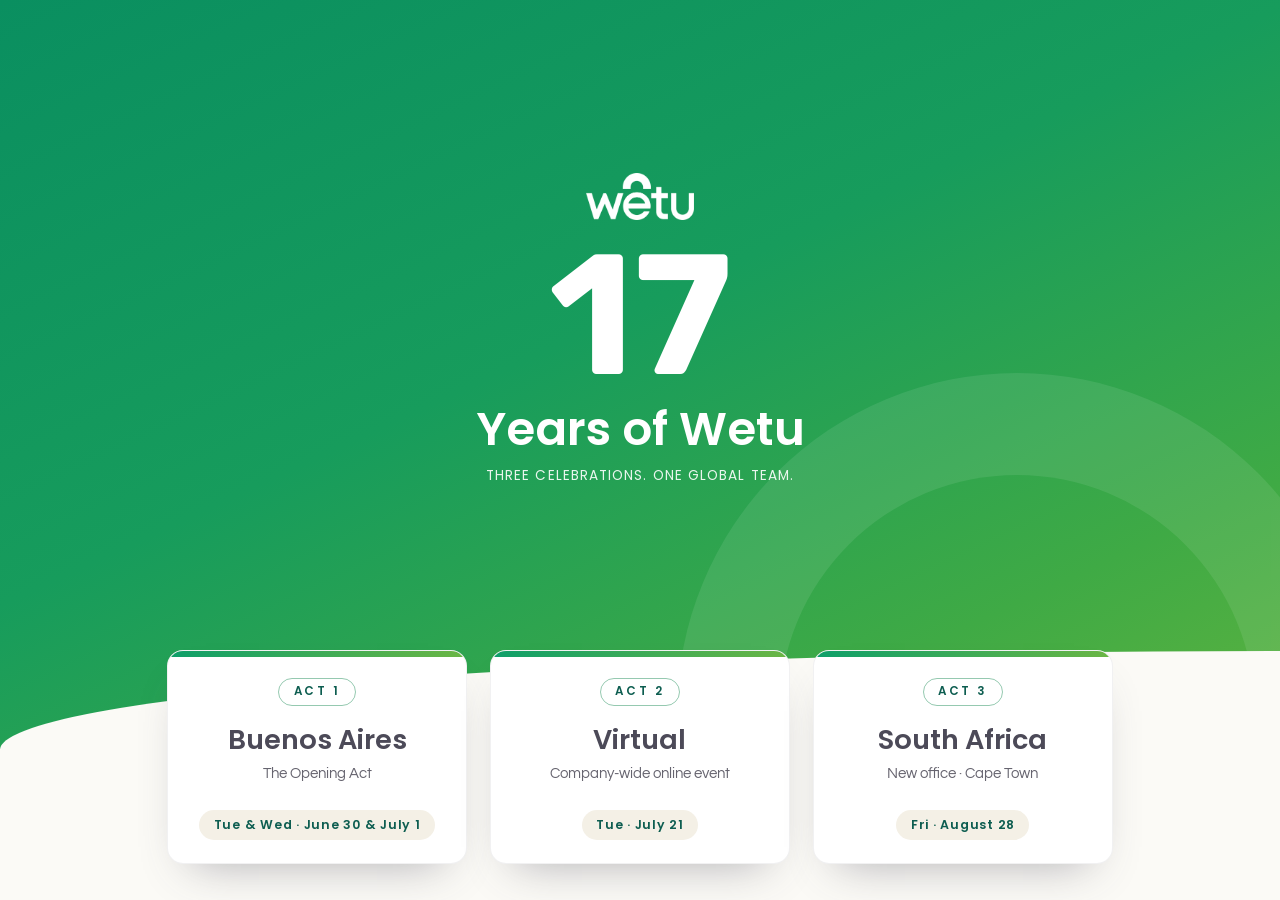
<file: index.html>
<!DOCTYPE html>
<html lang="en">
<head>
<meta charset="UTF-8">
<meta name="viewport" content="width=device-width, initial-scale=1.0">
<title>Wetu Turns 17</title>
<link rel="preconnect" href="https://fonts.googleapis.com">
<link rel="preconnect" href="https://fonts.gstatic.com" crossorigin>
<link href="https://fonts.googleapis.com/css2?family=Playfair+Display:ital,wght@0,500;0,600;0,700;1,600&family=Space+Grotesk:wght@400;500;600;700&family=Yellowtail&family=Caveat:wght@500;600;700&display=swap" rel="stylesheet">
<style>
  :root{
    --paper:#0B2A20;
    --paper-deep:#071C15;
    --ink:#F4EFE0;
    --ink-soft:#C7D0C3;
    --rust:#D9AF52;
    --petrol:#8FC9A8;
    --marigold:#E8C071;
    --sage:#8FAE55;
    --curtain:#7A1424;
    --curtain-deep:#3E0913;
    --curtain-light:#9C1D2E;
    --card-shadow: 0 18px 40px -18px rgba(0,0,0,0.6);
  }
  *{box-sizing:border-box;}
  html{scroll-behavior:smooth;}
  body{
    margin:0;
    background:var(--paper);
    color:var(--ink);
    font-family:'Space Grotesk', sans-serif;
    overflow-x:hidden;
  }
  ::selection{background:var(--marigold); color:var(--ink);}

  .grain{
    position:fixed; inset:0; pointer-events:none; z-index:1; opacity:.35; mix-blend-mode:screen;
    background-image:
      radial-gradient(1.5px 1.5px at 10% 20%, rgba(232,192,113,0.5), transparent),
      radial-gradient(1.5px 1.5px at 80% 10%, rgba(232,192,113,0.4), transparent),
      radial-gradient(1px 1px at 40% 70%, rgba(232,192,113,0.35), transparent),
      radial-gradient(1.5px 1.5px at 65% 45%, rgba(232,192,113,0.3), transparent),
      radial-gradient(1px 1px at 25% 85%, rgba(232,192,113,0.4), transparent),
      radial-gradient(1.5px 1.5px at 90% 65%, rgba(232,192,113,0.3), transparent);
    background-size: 100% 100%;
  }

  h1,h2,h3{font-family:'Playfair Display', serif; margin:0; font-weight:500;}
  .tag{
    font-family:'Caveat', cursive;
    font-weight:600;
    color:var(--rust);
    display:inline-block;
    transform:rotate(-3deg);
  }

  /* ---------- CURTAIN INTRO (click-to-open) ---------- */
  .curtain-overlay{
    position:fixed;
    inset:0;
    z-index:200;
    display:flex;
    cursor:pointer;
  }
  .curtain-overlay.opening{ cursor:default; }
  .curtain-panel{
    width:50%;
    height:100%;
    position:relative;
    background:
      radial-gradient(60% 45% at 50% 0%, rgba(255,255,255,0.10), transparent 70%),
      repeating-linear-gradient(90deg,
        rgba(255,255,255,0.10) 0px,
        rgba(255,255,255,0.03) 10px,
        rgba(0,0,0,0.10) 22px,
        rgba(0,0,0,0.22) 32px,
        rgba(0,0,0,0.10) 42px,
        rgba(255,255,255,0.03) 54px,
        rgba(255,255,255,0.10) 64px
      ),
      linear-gradient(180deg, var(--curtain-light) 0%, var(--curtain) 40%, var(--curtain-deep) 100%);
    box-shadow: inset -40px 0 90px rgba(0,0,0,0.55), inset 0 -60px 120px rgba(0,0,0,0.45);
    transition: transform 2.4s cubic-bezier(.65,0,.35,1);
    will-change: transform;
  }
  .curtain-panel.right{
    box-shadow: inset 40px 0 90px rgba(0,0,0,0.55), inset 0 -60px 120px rgba(0,0,0,0.45);
  }
  .curtain-overlay.opening .curtain-panel.left{ transform:translateX(-102%); }
  .curtain-overlay.opening .curtain-panel.right{ transform:translateX(102%); }
  .curtain-panel:before{
    content:"";
    position:absolute;
    top:0; bottom:0;
    width:18px;
    background:linear-gradient(90deg, rgba(232,192,113,0.75), rgba(232,192,113,0.05));
    z-index:2;
  }
  .curtain-panel.left:before{ right:0; }
  .curtain-panel.right:before{ left:0; }
  .curtain-panel:after{
    content:"";
    position:absolute;
    top:0; left:0; right:0; height:70px;
    background:linear-gradient(180deg, rgba(0,0,0,0.4), transparent);
  }
  .curtain-hint{
    position:fixed;
    inset:0;
    z-index:201;
    display:flex;
    flex-direction:column;
    align-items:center;
    justify-content:center;
    text-align:center;
    pointer-events:none;
    transition:opacity .6s ease;
  }
  .curtain-overlay.opening ~ .curtain-hint, .curtain-hint.hidden{
    opacity:0;
  }
  .curtain-hint .ring{
    width:64px; height:64px;
    border-radius:50%;
    border:1.5px solid rgba(232,192,113,0.65);
    display:flex; align-items:center; justify-content:center;
    margin-bottom:1rem;
    animation:pulseRing 2s ease-in-out infinite;
  }
  .curtain-hint .ring svg{ width:22px; height:22px; }
  @keyframes pulseRing{
    0%,100%{ box-shadow:0 0 0 0 rgba(232,192,113,0.35); }
    50%{ box-shadow:0 0 0 10px rgba(232,192,113,0); }
  }
  .curtain-hint .txt{
    font-family:'Yellowtail', cursive;
    font-size:clamp(1.6rem, 3.4vw, 2.2rem);
    color:#F4EFE0;
  }

  /* ---------- HERO ---------- */
  .hero{
    min-height:100svh;
    display:flex;
    flex-direction:column;
    align-items:center;
    justify-content:center;
    text-align:center;
    padding:8vh 6vw 10vh;
    position:relative;
    background:
      radial-gradient(ellipse at 20% 15%, rgba(226,162,59,0.20), transparent 55%),
      radial-gradient(ellipse at 85% 80%, rgba(40,69,79,0.18), transparent 55%),
      var(--paper);
  }
  .act-ribbon{
    display:inline-block;
    background:linear-gradient(180deg, var(--curtain), var(--curtain-deep));
    color:var(--rust);
    font-family:'Space Grotesk';
    font-weight:700;
    font-size:.95rem;
    letter-spacing:.22em;
    padding:.55rem 1.6rem;
    border:1px solid rgba(217,175,82,0.5);
    border-radius:2px;
    margin-bottom:1.4rem;
    box-shadow:0 8px 20px -8px rgba(0,0,0,0.5);
  }
  .hero .eyebrow{
    font-family:'Caveat', cursive;
    font-weight:700;
    font-size:clamp(2rem, 4.4vw, 3.2rem);
    color:var(--petrol);
    letter-spacing:.02em;
    margin-bottom:.6rem;
    transform:rotate(-2deg);
  }
  .hero h1{
    font-size:clamp(2.4rem, 6.4vw, 5rem);
    line-height:1.05;
    max-width:19ch;
    letter-spacing:-0.01em;
  }
  .hero h1 em{
    font-style:italic;
    color:var(--rust);
  }
  .hero p.sub{
    max-width:48ch;
    margin:1.6rem auto 0;
    font-size:clamp(1rem, 1.6vw, 1.2rem);
    color:var(--ink-soft);
    line-height:1.6;
  }
  .hero .date-strip{
    margin-top:2.2rem;
    display:flex;
    gap:.9rem;
    flex-wrap:wrap;
    justify-content:center;
  }
  .date-strip span{
    font-family:'Space Grotesk';
    font-size:.78rem;
    letter-spacing:.14em;
    text-transform:uppercase;
    padding:.5rem 1rem;
    border:1px solid rgba(244,239,224,0.28);
    border-radius:999px;
    color:var(--ink-soft);
  }
  .scroll-cue{
    position:absolute;
    bottom:5vh;
    font-family:'Caveat', cursive;
    font-size:1.15rem;
    color:var(--ink-soft);
    display:flex;
    flex-direction:column;
    align-items:center;
    gap:.3rem;
    animation:bob 2.4s ease-in-out infinite;
  }
  @keyframes bob{0%,100%{transform:translateY(0);}50%{transform:translateY(8px);}}

  /* ---------- CHAPTER DIVIDER ---------- */
  .chapter{
    position:sticky;
    top:0;
    z-index:5;
    padding:2.2rem 6vw 1.6rem;
    background:linear-gradient(var(--paper) 78%, transparent);
  }
  .chapter .num{
    font-family:'Caveat', cursive;
    font-size:1rem;
    color:var(--rust);
    letter-spacing:.05em;
    text-transform:uppercase;
  }
  .chapter h2{
    font-size:clamp(1.9rem, 4.2vw, 3rem);
    margin-top:.15rem;
  }
  .chapter .rule{
    margin-top:1rem;
    height:2px;
    width:100%;
    background:repeating-linear-gradient(90deg, var(--ink) 0 10px, transparent 10px 18px);
    opacity:.25;
  }

  /* ---------- STOP / SECTION ---------- */
  .stop{
    padding:2rem 6vw 5rem;
    max-width:1180px;
    margin:0 auto;
    position:relative;
    z-index:2;
  }
  .stop .stop-head{
    max-width:60ch;
    margin-bottom:2.4rem;
  }
  .stop .stop-head .loc{
    font-family:'Caveat', cursive;
    font-size:1.35rem;
    color:var(--petrol);
    transform:rotate(-2deg);
    display:inline-block;
  }
  .stop .stop-head h3{
    font-size:clamp(1.5rem, 3vw, 2.3rem);
    margin-top:.2rem;
  }
  .stop .stop-head p{
    margin-top:.9rem;
    color:var(--ink-soft);
    line-height:1.7;
    font-size:1.02rem;
  }

  /* polaroid gallery */
  .gallery{
    display:flex;
    flex-wrap:wrap;
    gap:2.4rem 2rem;
    align-items:flex-start;
    justify-content:flex-start;
  }
  .polaroid{
    background:#fdfbf6;
    padding:.9rem .9rem 2.6rem;
    box-shadow:var(--card-shadow);
    width:290px;
    max-width:78vw;
    position:relative;
    transition:transform .35s ease, box-shadow .35s ease;
  }
  .polaroid:hover{
    transform:translateY(-6px) rotate(0deg) !important;
    z-index:10;
    box-shadow:0 26px 50px -16px rgba(38,34,29,0.55);
  }
  .polaroid img, .polaroid video{
    width:100%;
    display:block;
    object-fit:cover;
    aspect-ratio:4/5;
    background:#ddd;
    cursor:zoom-in;
  }
  .featured video{
    cursor:zoom-in;
  }

  /* ---------- LIGHTBOX ---------- */
  .lightbox{
    position:fixed;
    inset:0;
    z-index:100;
    background:rgba(20,17,13,0.92);
    display:none;
    align-items:center;
    justify-content:center;
    padding:5vh 4vw;
  }
  .lightbox.open{ display:flex; }
  .lightbox .lb-content{
    max-width:min(94vw, 1100px);
    max-height:90vh;
  }
  .lightbox img, .lightbox video{
    display:block;
    max-width:100%;
    max-height:90vh;
    box-shadow:0 30px 70px -20px rgba(0,0,0,0.6);
  }
  .lightbox .lb-close{
    position:fixed;
    top:24px; right:28px;
    width:44px; height:44px;
    border-radius:50%;
    border:1px solid rgba(242,236,225,0.35);
    background:rgba(242,236,225,0.08);
    color:var(--paper);
    font-family:'Space Grotesk';
    font-size:1.4rem;
    line-height:1;
    cursor:pointer;
  }
  .lightbox .lb-close:hover{ background:rgba(242,236,225,0.18); }
  .polaroid figcaption{
    font-family:'Caveat', cursive;
    font-size:1.3rem;
    color:#2A241C;
    text-align:center;
    position:absolute;
    bottom:.55rem;
    left:0; right:0;
  }
  .polaroid.r1{transform:rotate(-4deg);}
  .polaroid.r2{transform:rotate(3deg);}
  .polaroid.r3{transform:rotate(-2deg);}
  .polaroid.r4{transform:rotate(5deg);}
  .polaroid.r5{transform:rotate(-5deg);}
  .polaroid.r6{transform:rotate(2deg);}
  .polaroid .pin{
    position:absolute;
    top:-10px; left:50%;
    transform:translateX(-50%);
    width:16px; height:16px;
    border-radius:50%;
    background:radial-gradient(circle at 35% 30%, #fff, var(--rust) 60%, #7a2416 100%);
    box-shadow:0 3px 6px rgba(0,0,0,.35);
  }
  .polaroid.tape:before{
    content:"";
    position:absolute;
    top:-14px; left:50%;
    transform:translateX(-50%) rotate(-2deg);
    width:70px; height:26px;
    background:rgba(230,220,190,0.75);
    border:1px solid rgba(0,0,0,0.05);
  }

  /* ---------- CLOSING ---------- */
  .closing{
    padding:9vh 6vw 12vh;
    text-align:center;
    background:
      linear-gradient(180deg, rgba(18,80,59,0) 0%, rgba(18,80,59,0.35) 100%),
      var(--paper-deep);
    color:var(--ink);
    position:relative;
    z-index:2;
    overflow:hidden;
  }
  .closing:before, .closing:after{
    content:"";
    position:absolute;
    top:0; bottom:0;
    width:min(14vw, 160px);
    background:
      repeating-linear-gradient(90deg,
        rgba(255,255,255,0.04) 0px, rgba(255,255,255,0.04) 2px,
        transparent 2px, transparent 22px),
      linear-gradient(180deg, var(--curtain) 0%, var(--curtain-deep) 80%);
    opacity:.9;
  }
  .closing:before{ left:0; box-shadow: inset -16px 0 40px rgba(0,0,0,0.5); }
  .closing:after{ right:0; box-shadow: inset 16px 0 40px rgba(0,0,0,0.5); }
  .closing h2{
    font-size:clamp(2rem, 5vw, 3.2rem);
    color:var(--ink);
    max-width:20ch;
    margin:0 auto;
    position:relative;
    z-index:2;
  }
  .closing p{
    max-width:50ch;
    margin:1.4rem auto 0;
    line-height:1.7;
    color:var(--ink-soft);
    font-size:1.05rem;
    position:relative;
    z-index:2;
  }
  .closing .sign{
    margin-top:2.2rem;
    font-family:'Caveat', cursive;
    font-size:1.6rem;
    color:var(--marigold);
    position:relative;
    z-index:2;
  }
  .closing .act2-teaser{
    margin-top:3.4rem;
    padding-top:2.6rem;
    border-top:1px solid rgba(217,175,82,0.25);
    position:relative;
    z-index:2;
  }
  .closing .act2-label{
    display:inline-block;
    font-family:'Space Grotesk';
    font-weight:700;
    font-size:.85rem;
    letter-spacing:.22em;
    color:var(--rust);
    border:1px solid rgba(217,175,82,0.5);
    padding:.45rem 1.3rem;
    border-radius:2px;
    margin-bottom:1rem;
  }
  .closing .act2-line{
    font-family:'Yellowtail', cursive;
    font-size:clamp(1.8rem, 4vw, 2.6rem);
    color:var(--rust);
    line-height:1.3;
  }
  .closing .act2-title{
    font-family:'Playfair Display', serif;
    font-weight:600;
    font-size:clamp(1.5rem, 3vw, 2.1rem);
    color:var(--ink);
    margin-top:.3rem;
  }
  .closing .act2-detail{
    margin-top:1.6rem;
    display:flex;
    align-items:center;
    justify-content:center;
    gap:.6rem;
    color:var(--sage);
    font-family:'Space Grotesk';
    font-weight:600;
    font-size:.95rem;
    letter-spacing:.04em;
  }
  .closing .act2-detail svg{ width:20px; height:20px; flex-shrink:0; }
  .closing .act2-note{
    margin-top:1.6rem;
    font-family:'Caveat', cursive;
    font-size:1.3rem;
    color:var(--ink-soft);
  }
  .closing .wetu-mark{
    margin-top:3rem;
    font-family:'Caveat', cursive;
    font-size:1.1rem;
    letter-spacing:.05em;
    color:rgba(242,236,225,0.55);
  }

  .featured{
    margin-top:2.6rem;
    max-width:820px;
  }
  .featured .frame{
    background:#fdfbf6;
    padding:.9rem .9rem 2.4rem;
    box-shadow:var(--card-shadow);
    transform:rotate(-1.2deg);
  }
  .featured video{
    width:100%;
    display:block;
    aspect-ratio:16/9;
    background:#ddd;
  }
  .featured figcaption{
    font-family:'Caveat', cursive;
    font-size:1.4rem;
    text-align:center;
    margin-top:.5rem;
    color:var(--ink);
  }

  @media (min-width:980px){
    .stop{
      display:grid;
      grid-template-columns: 300px 1fr;
      gap:2rem 4rem;
      max-width:1320px;
      padding-top:1.5rem;
      padding-bottom:6rem;
    }
    .stop .stop-head{
      margin-bottom:0;
      position:sticky;
      top:140px;
      align-self:start;
    }
    .stop-content{
      display:flex;
      flex-direction:column;
      gap:2.6rem;
    }
    .gallery{
      display:grid;
      grid-template-columns: repeat(auto-fill, minmax(230px, 1fr));
      gap:3rem 2.2rem;
    }
    .polaroid{
      width:100%;
      max-width:none;
    }
    .chapter{
      max-width:1320px;
      margin:0 auto;
      left:0; right:0;
    }
    .hero h1{ max-width:22ch; }
  }

  @media (max-width:640px){
    .gallery{gap:1.8rem 1.2rem;}
    .polaroid{width:76vw;}
    .stop{padding:1.4rem 6vw 3.4rem;}
  }

  /* =========================================================
     ACT 2 + ACT 3
     Added after the original ACT 1. ACT 1 above is untouched.
     ========================================================= */

  .new-act{
    position:relative;
    z-index:2;
    overflow:hidden;
    border-top:1px solid rgba(217,175,82,.18);
  }

  .new-act-intro{
    min-height:72vh;
    padding:9vh 6vw 8vh;
    display:flex;
    flex-direction:column;
    justify-content:center;
    max-width:1320px;
    margin:0 auto;
  }

  .new-act-intro .act-label{
    font-family:'Caveat', cursive;
    color:var(--rust);
    font-size:1.25rem;
    transform:rotate(-3deg);
    display:inline-block;
    margin-bottom:.5rem;
  }

  .new-act-intro h2{
    font-size:clamp(3rem, 8vw, 7rem);
    line-height:.95;
    max-width:9ch;
    letter-spacing:-.03em;
  }

  .new-act-intro .short-line{
    margin-top:1.5rem;
    color:var(--ink-soft);
    font-size:clamp(1rem, 2vw, 1.2rem);
    letter-spacing:.08em;
    text-transform:uppercase;
  }

  /* ACT 2 — virtual */
  .virtual-act{
    background:
      radial-gradient(circle at 15% 30%, rgba(143,201,168,.10), transparent 35%),
      radial-gradient(circle at 85% 70%, rgba(217,175,82,.08), transparent 35%),
      var(--paper-deep);
  }

  .virtual-inner{
    max-width:1180px;
    margin:0 auto;
    padding:0 6vw 10vh;
  }

  .virtual-gallery{
    display:grid;
    grid-template-columns:1.15fr .85fr;
    gap:2rem;
    align-items:center;
  }

  .virtual-photo{
    background:#fdfbf6;
    padding:.7rem .7rem 2rem;
    box-shadow:var(--card-shadow);
    transform:rotate(-1.5deg);
  }

  .virtual-photo:nth-child(2){transform:rotate(2deg);}
  .virtual-photo:nth-child(3){
    transform:rotate(-2deg);
    grid-column:2;
  }

  .virtual-photo img{
    width:100%;
    display:block;
    aspect-ratio:16/10;
    object-fit:cover;
    background:#17372c;
  }

  .virtual-note{
    margin-top:2.5rem;
    text-align:center;
    font-family:'Caveat',cursive;
    color:var(--rust);
    font-size:clamp(1.7rem,4vw,2.8rem);
    transform:rotate(-2deg);
  }

  /* ACT 3 — South Africa */
  .south-africa-act{
    background:#071C15;
  }

  .sa-intro{
    min-height:82vh;
    max-width:1320px;
    margin:0 auto;
    padding:9vh 6vw 6vh;
    display:flex;
    flex-direction:column;
    justify-content:center;
  }

  .sa-intro .act-label{
    font-family:'Caveat', cursive;
    color:var(--rust);
    font-size:1.4rem;
    transform:rotate(-3deg);
    display:inline-block;
    margin-bottom:.5rem;
  }

  .sa-intro .highlight-line{
    margin-top:.6rem;
    font-family:'Yellowtail', cursive;
    color:var(--rust);
    font-size:clamp(1.6rem, 3.4vw, 2.4rem);
  }

  .sa-intro h2{
    font-size:clamp(3.4rem,8.5vw,7.5rem);
    line-height:.95;
    max-width:10ch;
  }

  .sa-intro .location{
    margin-top:1.4rem;
    color:var(--ink-soft);
    font-size:.85rem;
    letter-spacing:.2em;
    text-transform:uppercase;
  }

  .sa-media{
    max-width:1320px;
    margin:0 auto;
    padding:0 6vw 11vh;
    display:grid;
    grid-template-columns:repeat(12,1fr);
    gap:1.5rem;
    align-items:start;
  }

  .sa-card{
    position:relative;
    background:#fdfbf6;
    padding:.65rem .65rem 1.7rem;
    box-shadow:var(--card-shadow);
  }

  .sa-card img,
  .sa-card video{
    width:100%;
    display:block;
    aspect-ratio:4/3;
    object-fit:cover;
    background:#172e25;
  }

  .sa-card:nth-child(1){grid-column:span 7; transform:rotate(-1.2deg);}
  .sa-card:nth-child(2){grid-column:span 5; transform:rotate(1.8deg); margin-top:4rem;}
  .sa-card:nth-child(3){grid-column:span 5; transform:rotate(-1.8deg); margin-top:-1rem;}
  .sa-card:nth-child(4){grid-column:span 7; transform:rotate(1deg); margin-top:3rem;}
  .sa-card:nth-child(5){grid-column:span 6; margin-left:8%; transform:rotate(-1deg);}
  .sa-card:nth-child(6){grid-column:span 6; margin-top:5rem; transform:rotate(1.5deg);}

  .sa-card figcaption{
    color:#2A241C;
    font-family:'Caveat',cursive;
    font-size:1.25rem;
    text-align:center;
    position:absolute;
    bottom:.25rem;
    left:0;
    right:0;
  }

  .sa-video{
    cursor:zoom-in;
  }

  .final-anniversary{
    text-align:center;
    padding:10vh 6vw 14vh;
    background:
      radial-gradient(circle at center, rgba(217,175,82,.10), transparent 50%),
      var(--paper);
  }

  .final-anniversary .big-number{
    font-family:'Playfair Display',serif;
    font-size:clamp(6rem,18vw,15rem);
    line-height:.8;
    color:var(--rust);
    opacity:.95;
  }

  .final-anniversary h2{
    margin-top:1.5rem;
    font-size:clamp(2rem,5vw,4rem);
  }

  .final-anniversary p{
    margin:1rem auto 0;
    color:var(--ink-soft);
    letter-spacing:.08em;
    text-transform:uppercase;
    font-size:.82rem;
  }

  @media (max-width:760px){
    .new-act-intro{
      min-height:60vh;
      padding-top:7vh;
    }

    .virtual-gallery{
      grid-template-columns:1fr;
      gap:1.5rem;
    }

    .virtual-photo:nth-child(3){
      grid-column:auto;
    }

    .sa-media{
      display:flex;
      flex-direction:column;
      padding-bottom:8vh;
    }

    .sa-card,
    .sa-card:nth-child(n){
      width:92%;
      margin:0 auto 1.5rem;
    }

    .sa-card:nth-child(2),
    .sa-card:nth-child(4),
    .sa-card:nth-child(6){
      margin-left:auto;
    }
  }


  /* ---------- SITE NAV ---------- */
  .site-nav{
    position:sticky; top:0; z-index:50;
    display:flex; align-items:center; justify-content:space-between;
    padding:1.1rem 6vw;
    background:rgba(7,28,21,0.92);
    backdrop-filter:blur(6px);
    border-bottom:1px solid rgba(217,175,82,0.22);
  }
  .site-nav .brand{
    font-family:'Playfair Display', serif;
    color:var(--ink);
    font-size:1.05rem;
    text-decoration:none;
  }
  .site-nav .links{ display:flex; gap:1.8rem; }
  .site-nav .links a{
    font-family:'Space Grotesk';
    font-size:.78rem;
    letter-spacing:.1em;
    text-transform:uppercase;
    color:var(--ink-soft);
    text-decoration:none;
    padding:.3rem 0;
    border-bottom:2px solid transparent;
  }
  .site-nav .links a.active{ color:var(--rust); border-bottom-color:var(--rust); }
  .site-nav .links a:hover{ color:var(--ink); }
  @media (max-width:700px){
    .site-nav{ flex-direction:column; gap:.7rem; align-items:flex-start; }
    .site-nav .links{ gap:1.1rem; flex-wrap:wrap; }
  }

  .landing-hero{
    text-align:center;
    padding:12vh 6vw 4vh;
  }
  .landing-cards{
    display:grid;
    grid-template-columns:repeat(auto-fit, minmax(260px, 1fr));
    gap:2rem;
    max-width:1100px;
    margin:2rem auto 12vh;
    padding:0 6vw;
  }
  .landing-card{
    display:block;
    text-decoration:none;
    background:var(--paper-deep);
    border:1px solid rgba(217,175,82,.25);
    padding:2.6rem 1.8rem;
    text-align:center;
    transition:transform .3s ease, border-color .3s ease;
  }
  .landing-card:hover{ transform:translateY(-6px); border-color:var(--rust); }
  .landing-card .act-label{
    font-family:'Caveat', cursive;
    color:var(--rust);
    font-size:1.3rem;
    transform:rotate(-2deg);
    display:inline-block;
  }
  .landing-card h3{
    font-family:'Playfair Display', serif;
    color:var(--ink);
    font-size:1.7rem;
    margin-top:.5rem;
  }
  .landing-card p{
    color:var(--ink-soft);
    margin-top:.7rem;
    font-size:.92rem;
  }
</style>
<link rel="stylesheet" href="wetu-brand.css">
</head>
<body class="landing">
<div class="grain"></div>

<div class="landing-hero">
  <img class="hero-logo" src="images/wetu-logo-white.png" alt="Wetu">
  <div class="big-number" style="font-family:'Playfair Display',serif; font-size:clamp(6rem,18vw,15rem); line-height:.8; color:var(--rust); opacity:.95;">17</div>
  <h2 style="margin-top:1.5rem; font-size:clamp(2rem,5vw,4rem);">Years of Wetu</h2>
  <p style="margin:1rem auto 0; color:var(--ink-soft); letter-spacing:.08em; text-transform:uppercase; font-size:.82rem;">Three celebrations. One global team.</p>
</div>

<div class="landing-cards">
  <a class="landing-card" href="act1-buenos-aires.html">
    <span class="act-label">Act 1</span>
    <h3>Buenos Aires</h3>
    <p>The Opening Act</p>
    <span class="card-date">Tue &amp; Wed · June 30 &amp; July 1</span>
  </a>
  <a class="landing-card" href="act2-virtual.html">
    <span class="act-label">Act 2</span>
    <h3>Virtual</h3>
    <p>Company-wide online event</p>
    <span class="card-date">Tue · July 21</span>
  </a>
  <a class="landing-card" href="act3-south-africa.html">
    <span class="act-label">Act 3</span>
    <h3>South Africa</h3>
    <p>New office · Cape Town</p>
    <span class="card-date">Fri · August 28</span>
  </a>
</div>

</body>
</html>
</file>
<file: wetu-brand.css>
/* =========================================================
   WETU TURNS 17 · BRAND THEME
   Light look & feel based on the Wetu Brand Guidelines (2025).
   Load this file AFTER the page's own <style> block:
   <link rel="stylesheet" href="wetu-brand.css">
   ========================================================= */
@import url('https://fonts.googleapis.com/css2?family=Rubik:wght@500;600;700&family=Poppins:wght@400;500;600;700&family=Questrial&family=Caveat:wght@500;600;700&display=swap');

:root{
  /* Brand palette */
  --wetu-green:#6BB645;
  --verdant:#3E9D6F;
  --everdeep:#0D5D50;
  --amber:#D46A36;
  --golden:#FCD348;
  --ivory:#F4F0E6;
  --fog:#EBE9F1;
  --sky:#DDEAF5;
  --twilight:#4C4A58;
  --grey:#555361;
  --bg:#FBFAF6;
  --blend:linear-gradient(155deg, #0A8F60 0%, #179C5C 45%, #3FAA45 80%, #5DB33F 100%);
  --blend-soft:linear-gradient(90deg, #0E9F6A, #6BB645);

  /* Remap the variables the existing pages already use */
  --paper:var(--bg);
  --paper-deep:var(--ivory);
  --ink:var(--twilight);
  --ink-soft:#66646F;
  --rust:var(--verdant);
  --petrol:var(--verdant);
  --marigold:var(--golden);
  --sage:var(--wetu-green);
  --curtain:var(--everdeep);
  --curtain-deep:#0A4A40;
  --curtain-light:var(--verdant);
  --card-shadow:0 18px 36px -18px rgba(76,74,88,.38);

  --head:'Rubik', 'Poppins', sans-serif;
  --title:'Poppins', sans-serif;
  --body:'Century Gothic', 'Questrial', 'Poppins', sans-serif;
}

html, body{ background:var(--bg); }
body{ color:var(--twilight); font-family:var(--body); }
::selection{ background:var(--golden); color:var(--twilight); }
.grain{ display:none !important; }
h1, h2, h3{ font-family:var(--title); font-weight:600; color:inherit; }

/* ---------- NAV ---------- */
.site-nav{
  background:rgba(255,255,255,.94);
  border-bottom:0;
  box-shadow:0 1px 0 rgba(76,74,88,.08);
}
.site-nav:after{
  content:"";
  position:absolute; left:0; right:0; bottom:0; height:2px;
  background:var(--blend-soft);
}
.site-nav .brand{
  font-family:var(--title);
  font-weight:600;
  color:var(--twilight);
  display:inline-flex; align-items:center; gap:.55rem;
}
.site-nav .brand:before{
  content:"";
  width:22px; height:11px;
  border:5px solid var(--wetu-green);
  border-bottom:0;
  border-radius:22px 22px 0 0;
  box-sizing:border-box;
  margin-top:-3px;
}
/* real logo in the nav: hide the drawn arch when the logo is present */
.site-nav .brand:has(.brand-logo):before{ display:none; }
.site-nav .brand .brand-logo{
  height:30px;
  width:auto;
  display:block;
}
.site-nav .brand span{
  font-family:var(--title);
  font-weight:600;
  font-size:1rem;
  color:var(--verdant);
  padding-left:.7rem;
  margin-left:.15rem;
  border-left:1.5px solid rgba(76,74,88,.18);
  line-height:1.3;
  margin-top:6px;
}

/* white logo on green */
.hero-logo{
  display:block;
  width:clamp(120px, 14vw, 170px);
  height:auto;
  margin:0 auto 3.4rem;
}
.close-logo{
  display:block;
  width:110px;
  height:auto;
  margin:2.6rem auto 0;
  opacity:.95;
}

.site-nav .links a{
  font-family:var(--title);
  font-weight:500;
  color:var(--grey);
}
.site-nav .links a:hover{ color:var(--everdeep); }
.site-nav .links a.active{ color:var(--verdant); border-bottom-color:var(--wetu-green); }

/* ---------- GREEN HERO (all pages) ---------- */
.hero,
.new-act-intro,
.act3-open,
.landing-hero{
  position:relative;
  isolation:isolate;
  overflow:hidden;
  background:var(--blend) !important;
  color:#fff;
}
.new-act-intro,
.act3-open{
  max-width:none !important;
  margin:0 !important;
  padding-left:max(6vw, calc((100% - 1320px) / 2 + 6vw)) !important;
  padding-right:max(6vw, calc((100% - 1320px) / 2 + 6vw)) !important;
  padding-bottom:16vh !important;
}
.landing-hero{ padding:14vh 6vw 20vh !important; }
.hero{ padding-bottom:18vh; }

/* big faint "hut" arch */
.hero:before,
.new-act-intro:before,
.act3-open:before,
.landing-hero:before{
  content:"";
  position:absolute;
  z-index:-1;
  right:-6vw;
  bottom:4vh;
  width:min(58vw, 680px);
  aspect-ratio:2 / 1;
  border:clamp(46px, 8vw, 110px) solid rgba(255,255,255,.09);
  border-bottom:0;
  border-radius:999px 999px 0 0;
  box-sizing:border-box;
  pointer-events:none;
}
/* white swoosh at the bottom, like the brand slides */
.hero:after,
.new-act-intro:after,
.act3-open:after,
.landing-hero:after{
  content:"";
  position:absolute;
  z-index:-1;
  left:0; right:0; bottom:-1px;
  height:11vh;
  background:var(--bg);
  border-top-left-radius:100% 100%;
  pointer-events:none;
}

/* hero text */
.hero h1,
.act3-open h1{
  font-family:var(--head);
  font-weight:700;
  color:#fff;
  letter-spacing:-.015em;
}
.hero h1 em,
.act3-open h1 em{
  font-style:normal;
  color:var(--golden);
}
.hero .eyebrow{ color:var(--golden); }
.hero p.sub,
.act3-open .lead{
  color:rgba(255,255,255,.92);
  font-family:var(--body);
}
.date-strip span{
  font-family:var(--title);
  color:#fff;
  border-color:rgba(255,255,255,.55);
  background:rgba(255,255,255,.08);
}
.hero .scroll-cue{ bottom:13vh; color:#fff; }
.act3-open .scroll-cue{
  font-family:var(--title);
  font-size:.85rem;
  letter-spacing:.14em;
  text-transform:uppercase;
  color:rgba(255,255,255,.9);
}

/* pill labels on green */
.act-ribbon,
.new-act-intro .act-label,
.landing-hero .act-label{
  display:inline-block;
  align-self:flex-start;
  background:rgba(255,255,255,.12) !important;
  color:#fff !important;
  border:1.5px solid rgba(255,255,255,.75) !important;
  border-radius:999px !important;
  box-shadow:none !important;
  font-family:var(--title) !important;
  font-weight:600 !important;
  font-size:.8rem !important;
  letter-spacing:.24em !important;
  text-transform:uppercase;
  padding:.45rem 1.3rem !important;
  transform:none !important;
}
.hero .act-ribbon{ align-self:center; }

.new-act-intro h2{
  font-family:var(--head);
  font-weight:700;
  color:#fff;
  max-width:none;
  margin-top:1.2rem;
}
.new-act-intro .short-line{
  font-family:var(--title);
  color:rgba(255,255,255,.9);
}

/* index page hero (inline styles need !important) */
.landing-hero .big-number{
  font-family:var(--head) !important;
  font-weight:700;
  color:#fff !important;
  opacity:1 !important;
}
.landing-hero h2{ font-family:var(--title); color:#fff; }
.landing-hero p{ color:rgba(255,255,255,.9) !important; font-family:var(--title); }

/* ---------- SECTION LABELS & HEADINGS ---------- */
.chapter{ background:linear-gradient(var(--bg) 80%, rgba(251,250,246,0)); }
.chapter .num,
.moment-label,
.stop .stop-head .loc{
  display:inline-block;
  font-family:var(--title);
  font-weight:600;
  font-size:.76rem;
  letter-spacing:.22em;
  text-transform:uppercase;
  color:var(--everdeep);
  border:1.5px solid rgba(62,157,111,.55);
  border-radius:999px;
  padding:.35rem 1rem;
  transform:none;
}
.chapter h2,
.stop .stop-head h3,
.moment-head h2{
  font-family:var(--title);
  font-weight:600;
  color:var(--twilight);
}
.chapter .rule{
  height:2px;
  background:var(--blend-soft);
  opacity:.8;
}
.stop .stop-head p,
.moment-head p{ color:var(--ink-soft); }
.stop .stop-head h3{ margin-top:.8rem; }
.moment-head h2{ margin-top:.9rem; }

.moment{ border-top:0; }
.moment + .moment:before{
  content:"";
  position:absolute; top:0; left:6vw; right:6vw; height:1px;
  background:linear-gradient(90deg, rgba(62,157,111,.35), rgba(107,182,69,0));
}
.moment-num{
  font-family:var(--head);
  font-weight:700;
  background:var(--blend-soft);
  -webkit-background-clip:text;
  background-clip:text;
  color:transparent;
  opacity:1;
}

/* ---------- PHOTO CARDS ---------- */
.polaroid,
.virtual-photo,
.sa-card,
.featured .frame,
.featured-video{
  background:#fff;
  border-radius:10px;
  box-shadow:var(--card-shadow);
  outline:1px solid rgba(76,74,88,.06);
}
.polaroid img, .polaroid video,
.virtual-photo img,
.sa-card img, .sa-card video,
.featured video,
.featured-video video{
  border-radius:6px;
  background:var(--ivory);
}
.polaroid:hover{ box-shadow:0 26px 46px -18px rgba(13,93,80,.4); }
.polaroid figcaption,
.virtual-photo figcaption,
.sa-card figcaption,
.featured-video figcaption{ color:var(--twilight); }
.polaroid .count{
  color:#8A8794;
  font-family:var(--title);
  font-size:.78rem;
  letter-spacing:.12em;
  bottom:.65rem;
}
.polaroid .pin{
  background:radial-gradient(circle at 35% 30%, #fff, var(--golden) 55%, #d9a91c 100%);
}
.featured figcaption{ color:var(--twilight); }

/* Act 2 */
.virtual-act{ background:var(--bg) !important; }
.virtual-note{
  font-family:var(--title);
  font-weight:600;
  font-size:clamp(1.3rem, 3vw, 2rem);
  color:var(--verdant);
  transform:none;
}

/* ---------- CAROUSEL (Act 3) ---------- */
.carousel-progress{ background:#E4E1D8; border-radius:2px; }
.carousel-progress span{ background:var(--blend-soft); }
.carousel-counter{ font-family:var(--title); color:var(--ink-soft); }
.carousel-btn{
  border:1.5px solid var(--verdant);
  color:var(--verdant);
  background:#fff;
}
.carousel-btn:hover:not(:disabled){ background:var(--verdant); color:#fff; }
.swipe-hint{
  color:var(--verdant);
  font-family:var(--title);
  font-size:.78rem;
  letter-spacing:.14em;
  text-transform:uppercase;
}
@media (max-width:640px){ .swipe-hint{ display:none; } }

/* ---------- LANDING CARDS (index) ---------- */
.landing-cards{
  position:relative;
  z-index:2;
  margin-top:-12vh !important;
}
.landing-card{
  background:#fff;
  border:1px solid rgba(76,74,88,.08);
  border-radius:16px;
  box-shadow:0 22px 44px -24px rgba(76,74,88,.45);
  overflow:hidden;
  position:relative;
}
.landing-card:before{
  content:"";
  position:absolute; top:0; left:0; right:0; height:6px;
  background:var(--blend-soft);
}
.landing-card:hover{ border-color:rgba(62,157,111,.5); }
.landing-card .act-label{
  font-family:var(--title);
  font-weight:600;
  font-size:.74rem;
  letter-spacing:.22em;
  text-transform:uppercase;
  color:var(--everdeep);
  border:1.5px solid rgba(62,157,111,.55);
  border-radius:999px;
  padding:.3rem .9rem;
  transform:none;
}
.landing-card h3{ font-family:var(--title); font-weight:600; color:var(--twilight); margin-top:1rem; }
.landing-card p{ color:var(--ink-soft); }

/* ---------- GREEN CLOSING (all pages) ---------- */
.closing,
.act3-close,
.final-anniversary{
  position:relative;
  isolation:isolate;
  overflow:hidden;
  background:var(--blend) !important;
  color:#fff;
  padding-top:20vh !important;
}
/* top swoosh (reuses the old curtain pseudo-elements) */
.closing:before,
.act3-close:before,
.final-anniversary:before{
  content:"";
  position:absolute;
  z-index:-1;
  top:-1px; left:0; right:0; bottom:auto;
  width:auto;
  height:11vh;
  background:var(--bg);
  border-radius:0;
  border-bottom-right-radius:100% 100%;
  box-shadow:none;
  opacity:1;
}
.closing:after,
.act3-close:after,
.final-anniversary:after{
  content:"";
  position:absolute;
  z-index:-1;
  left:-8vw; right:auto; top:auto;
  bottom:-2px;
  width:min(52vw, 600px);
  aspect-ratio:2 / 1;
  border:clamp(40px, 7vw, 100px) solid rgba(255,255,255,.09);
  border-bottom:0;
  border-radius:999px 999px 0 0;
  box-sizing:border-box;
  background:none;
  box-shadow:none;
  opacity:1;
}
.closing h2, .act3-close h2, .final-anniversary h2{ color:#fff; font-family:var(--title); }
.closing p, .final-anniversary p{ color:rgba(255,255,255,.9); }
.closing .sign{ color:var(--golden); }
.act3-close .big-number,
.final-anniversary .big-number{
  font-family:var(--head);
  font-weight:700;
  color:#fff;
  opacity:1;
}
.act3-close .toast{
  font-family:var(--title);
  font-weight:600;
  font-size:clamp(1.2rem, 2.6vw, 1.7rem);
  color:var(--golden);
}
.act3-close .sign{
  color:rgba(255,255,255,.85);
  font-family:var(--title);
  font-size:.85rem;
  letter-spacing:.18em;
  text-transform:uppercase;
}
.closing .act2-teaser{ border-top-color:rgba(255,255,255,.3); }
.closing .act2-label{
  color:#fff;
  border:1.5px solid rgba(255,255,255,.75);
  border-radius:999px;
  font-family:var(--title);
}
.closing .act2-line{
  font-family:var(--title);
  font-weight:600;
  font-size:clamp(1.3rem, 3vw, 1.9rem);
  color:var(--golden);
}
.closing .act2-title{ font-family:var(--head); color:#fff; }
.closing .act2-detail{ color:var(--sky); font-family:var(--title); }
.closing .act2-note{ color:rgba(255,255,255,.85); }
.closing .wetu-mark{ color:rgba(255,255,255,.7); }

/* curtain intro, if a page still uses it */
.curtain-panel{ background:var(--blend) !important; }
.curtain-panel:before{ background:linear-gradient(90deg, rgba(252,211,72,.8), rgba(252,211,72,0)); }

/* ---------- LIGHTBOX ---------- */
.lightbox{ background:rgba(28,30,34,.93); }
.lightbox .lb-close,
.lb-btn{
  color:#fff;
  border-color:rgba(255,255,255,.4);
  background:rgba(255,255,255,.08);
}
.lb-count{ color:rgba(255,255,255,.8); font-family:var(--title); }
.lightbox img, .lightbox video{ border-radius:8px; }

@media (max-width:640px){
  .hero:after, .new-act-intro:after, .act3-open:after, .landing-hero:after{ height:7vh; }
  .closing:before, .act3-close:before, .final-anniversary:before{ height:7vh; }
  .landing-cards{ margin-top:-8vh !important; }
}

/* ---------- DATES ---------- */
.act-date{
  align-self:flex-start;
  display:inline-block;
  margin-top:1.8rem;
  padding:.5rem 1.1rem;
  border:1.5px solid rgba(255,255,255,.6);
  border-radius:999px;
  background:rgba(255,255,255,.1);
  color:#fff;
  font-family:var(--title);
  font-weight:500;
  font-size:.8rem;
  letter-spacing:.14em;
  text-transform:uppercase;
}
.card-date{
  display:inline-block;
  margin-top:1.1rem;
  padding:.35rem .9rem;
  border-radius:999px;
  background:var(--ivory);
  color:var(--everdeep);
  font-family:var(--title);
  font-weight:600;
  font-size:.78rem;
  letter-spacing:.06em;
}

/* =========================================================
   INDEX · ONE-PAGE OPENING (fits the screen without scrolling)
   ========================================================= */
body.landing{
  min-height:100vh;
  min-height:100svh;
  display:flex;
  flex-direction:column;
}
body.landing .landing-hero{
  flex:1 0 auto;
  display:flex;
  flex-direction:column;
  align-items:center;
  justify-content:center;
  padding:5vh 6vw 15vh !important;
}
body.landing .hero-logo{
  width:auto;
  height:clamp(28px, 5.2vh, 48px);
  margin:0 auto 2.6vh;
}
body.landing .landing-hero .big-number{
  font-size:clamp(4.2rem, 19vh, 12rem) !important;
  line-height:.85 !important;
}
body.landing .landing-hero h2{
  margin-top:1.6vh !important;
  font-size:clamp(1.5rem, 5.2vh, 3.2rem) !important;
  line-height:1.1;
}
body.landing .landing-hero p{
  margin-top:1.3vh !important;
  font-size:clamp(.72rem, 1.6vh, .85rem) !important;
}
body.landing .landing-cards{
  margin:-11vh auto 4vh !important;
  width:100%;
  gap:1.4rem;
}
body.landing .landing-card{
  padding:clamp(1.1rem, 3vh, 2rem) 1.4rem clamp(1rem, 2.6vh, 1.8rem);
}
body.landing .landing-card h3{
  margin-top:clamp(.5rem, 1.4vh, 1rem);
  font-size:clamp(1.3rem, 3.2vh, 1.7rem);
}
body.landing .landing-card p{ margin-top:.35rem; }
body.landing .card-date{ margin-top:clamp(.6rem, 1.6vh, 1.1rem); }

/* phone: compact rows so the 3 acts fit on one screen */
@media (max-width:640px){
  body.landing .landing-hero{ padding:4.5vh 6vw 11vh !important; }
  body.landing .hero-logo{ height:clamp(24px, 4.2vh, 36px); margin-bottom:2vh; }
  body.landing .landing-hero .big-number{ font-size:clamp(3.6rem, 13vh, 7rem) !important; }
  body.landing .landing-hero h2{ font-size:clamp(1.4rem, 4vh, 2rem) !important; }
  body.landing .landing-cards{
    margin:-7vh auto 3vh !important;
    padding:0 5vw;
    grid-template-columns:1fr;
    gap:.75rem;
  }
  body.landing .landing-card{
    display:grid;
    grid-template-columns:1fr auto;
    grid-template-areas:
      "label arrow"
      "title arrow"
      "date  arrow";
    align-items:center;
    gap:.3rem .8rem;
    text-align:left;
    padding:1rem 1.1rem .95rem;
    border-radius:14px;
  }
  body.landing .landing-card:before{ top:0; bottom:0; left:0; right:auto; width:5px; height:auto; }
  body.landing .landing-card .act-label{ grid-area:label; justify-self:start; font-size:.66rem; padding:.22rem .7rem; }
  body.landing .landing-card h3{ grid-area:title; margin:0; font-size:1.25rem; }
  body.landing .landing-card p{ display:none; }
  body.landing .landing-card .card-date{
    grid-area:date;
    margin:0;
    padding:0;
    background:none;
    font-size:.72rem;
    color:var(--ink-soft);
    text-align:left;
    justify-self:start;
  }
  body.landing .landing-card:after{
    content:"→";
    grid-area:arrow;
    width:34px; height:34px;
    align-self:center;
    border-radius:50%;
    display:flex; align-items:center; justify-content:center;
    background:var(--verdant);
    color:#fff;
    font-size:.95rem;
  }
}

/* =========================================================
   MOBILE POLISH (all pages)
   ========================================================= */
@media (max-width:700px){
  .site-nav{
    flex-direction:column;
    align-items:stretch;
    gap:.55rem;
    padding:.75rem 5vw .6rem;
  }
  .site-nav .brand .brand-logo{ height:26px; }
  .site-nav .links{
    gap:1.1rem;
    flex-wrap:nowrap;
    overflow-x:auto;
    scrollbar-width:none;
    -webkit-overflow-scrolling:touch;
  }
  .site-nav .links::-webkit-scrollbar{ display:none; }
  .site-nav .links a{ white-space:nowrap; font-size:.7rem; letter-spacing:.08em; }

  .new-act-intro, .act3-open{
    min-height:auto !important;
    padding-top:7vh !important;
    padding-bottom:12vh !important;
  }
  .hero:before, .new-act-intro:before, .act3-open:before{ width:80vw; right:-20vw; }
  .act-date{ font-size:.68rem; letter-spacing:.1em; margin-top:1.3rem; }
  .moment{ padding:7vh 5vw 8vh; }
  .carousel-track{ gap:1.2rem; }
  .carousel-track .polaroid{ flex-basis:72vw; }
  .featured-video{ transform:none; }
}

/* ---------- NEXT ACT LINK ---------- */
.next-act{
  position:relative;
  z-index:2;
  display:inline-block;
  margin-top:2.4rem;
  padding:.8rem 1.6rem;
  border-radius:999px;
  background:#fff;
  color:var(--everdeep);
  font-family:var(--title);
  font-weight:600;
  font-size:.85rem;
  letter-spacing:.08em;
  text-transform:uppercase;
  text-decoration:none;
  box-shadow:0 12px 26px -14px rgba(0,0,0,.4);
  transition:transform .25s ease, background .25s ease;
}
.next-act:hover{ transform:translateY(-3px); background:var(--golden); }
.closing .close-logo{ position:relative; z-index:2; }
</file>
